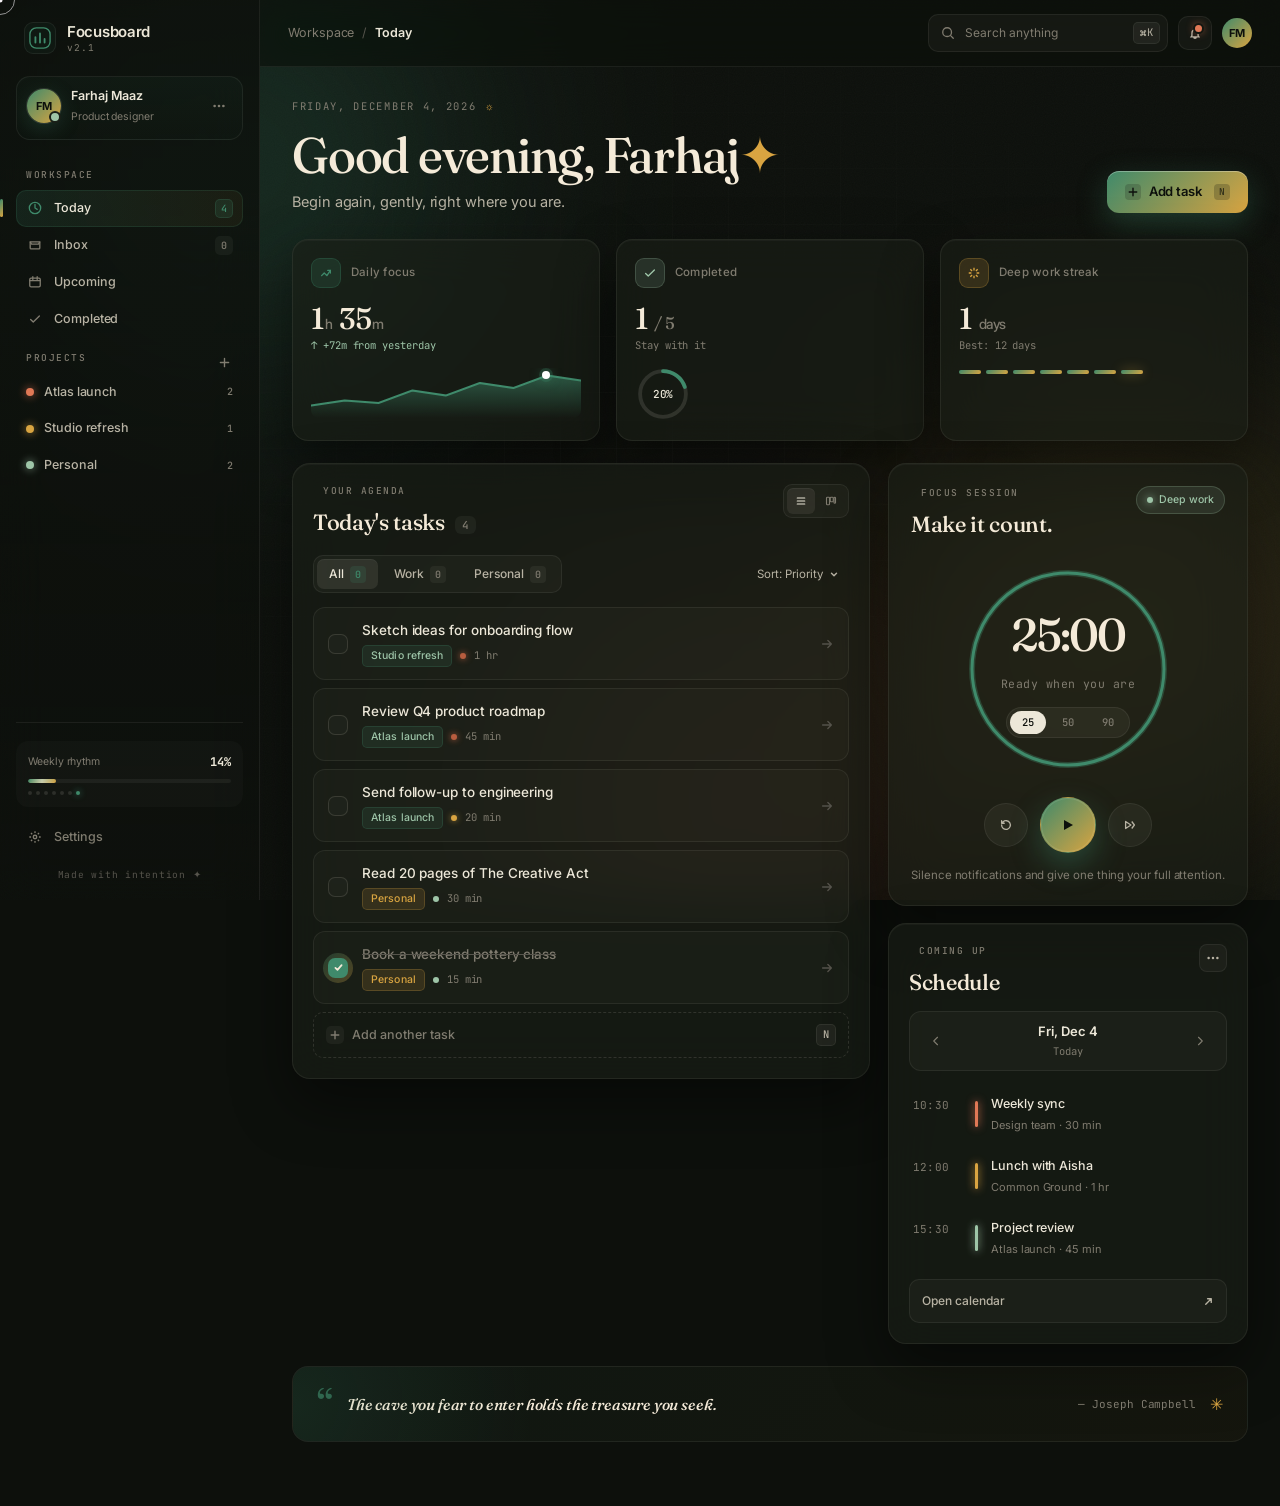
<file: index.html>
<!doctype html>
<html lang="en">
  <head>
    <meta charset="UTF-8" />
    <meta name="viewport" content="width=device-width, initial-scale=1.0, viewport-fit=cover" />
    <meta name="theme-color" content="#0d100c" />
    <meta name="color-scheme" content="dark" />
    <meta name="description" content="Focusboard — a calm, considered workspace for your day." />
    <meta name="apple-mobile-web-app-capable" content="yes" />
    <meta name="apple-mobile-web-app-status-bar-style" content="black-translucent" />
    <meta name="apple-mobile-web-app-title" content="Focusboard" />
    <title>Focusboard — Make space for good work</title>

    <link rel="icon" type="image/svg+xml" href="data:image/svg+xml;utf8,<svg xmlns='http://www.w3.org/2000/svg' viewBox='0 0 32 32'><rect width='32' height='32' rx='8' fill='%230d100c'/><path d='M9 20 L9 12 M16 20 L16 8 M23 20 L23 14' stroke='%233f8a6b' stroke-width='2.5' stroke-linecap='round'/></svg>" />
    <link rel="apple-touch-icon" href="data:image/svg+xml;utf8,<svg xmlns='http://www.w3.org/2000/svg' viewBox='0 0 180 180'><rect width='180' height='180' rx='40' fill='%230d100c'/><path d='M50 110 L50 70 M90 110 L90 50 M130 110 L130 80' stroke='%233f8a6b' stroke-width='14' stroke-linecap='round'/></svg>" />

    <link rel="preconnect" href="https://fonts.googleapis.com" />
    <link rel="preconnect" href="https://fonts.gstatic.com" crossorigin />
    <link href="https://fonts.googleapis.com/css2?family=Inter:wght@400;500;600;700&family=JetBrains+Mono:wght@400;500&family=Fraunces:opsz,wght@9..144,400;9..144,500;9..144,600&display=swap" rel="stylesheet" />

    <link rel="stylesheet" href="styles.css" />
  </head>
  <body>
    <a class="skip-link" href="#main">Skip to content</a>

    <div class="ambient" aria-hidden="true">
      <div class="ambient__orb ambient__orb--a"></div>
      <div class="ambient__orb ambient__orb--b"></div>
      <div class="ambient__orb ambient__orb--c"></div>
      <div class="ambient__grid"></div>
      <div class="ambient__noise"></div>
    </div>

    <div class="app-shell" id="app-shell">
      <aside class="sidebar" id="sidebar" aria-label="Primary" data-sheet="left">
        <div class="sidebar__inner">
          <a class="brand" href="#today" data-nav>
            <span class="brand-mark" aria-hidden="true">
              <svg viewBox="0 0 24 24" width="22" height="22" fill="none">
                <rect x="1" y="1" width="22" height="22" rx="7" stroke="#3f8a6b" stroke-width="1.5" />
                <path d="M7 17 L7 11 M12 17 L12 7 M17 17 L17 13" stroke="#3f8a6b" stroke-width="2" stroke-linecap="round" />
              </svg>
            </span>
            <span class="brand-text">
              <strong>Focusboard</strong>
              <em>v2.1</em>
            </span>
          </a>

          <div class="profile-card" data-magnetic>
            <div class="avatar"><span>FM</span></div>
            <div class="profile-meta">
              <strong>Farhaj Maaz</strong>
              <span>Product designer</span>
            </div>
            <button class="icon-button" aria-label="Open profile menu" data-close-sidebar>
              <svg viewBox="0 0 16 16" width="14" height="14" fill="currentColor"><circle cx="3" cy="8" r="1.5"/><circle cx="8" cy="8" r="1.5"/><circle cx="13" cy="8" r="1.5"/></svg>
            </button>
          </div>

          <nav class="primary-nav" aria-label="Main">
            <p class="eyebrow">Workspace</p>
            <a class="nav-link is-active" href="#today" data-nav data-view="today">
              <span class="nav-icon">
                <svg viewBox="0 0 16 16" width="14" height="14" fill="none" stroke="currentColor" stroke-width="1.5"><circle cx="8" cy="8" r="6.5"/><path d="M8 4v4l2.5 1.5" stroke-linecap="round"/></svg>
              </span>
              <span class="nav-label">Today</span>
              <b class="nav-count" id="nav-today">0</b>
            </a>
            <a class="nav-link" href="#inbox" data-nav data-view="inbox">
              <span class="nav-icon">
                <svg viewBox="0 0 16 16" width="14" height="14" fill="none" stroke="currentColor" stroke-width="1.5"><path d="M2.5 4.5h11v7a1 1 0 0 1-1 1h-9a1 1 0 0 1-1-1z"/><path d="M2.5 4.5l1.6 2.5h7.8l1.6-2.5"/></svg>
              </span>
              <span class="nav-label">Inbox</span>
              <b class="nav-count" id="nav-inbox">0</b>
            </a>
            <a class="nav-link" href="#upcoming" data-nav data-view="upcoming">
              <span class="nav-icon">
                <svg viewBox="0 0 16 16" width="14" height="14" fill="none" stroke="currentColor" stroke-width="1.5"><rect x="2" y="3.5" width="12" height="10" rx="1.5"/><path d="M2 6.5h12M5.5 2v3M10.5 2v3" stroke-linecap="round"/></svg>
              </span>
              <span class="nav-label">Upcoming</span>
            </a>
            <a class="nav-link" href="#completed" data-nav data-view="completed">
              <span class="nav-icon">
                <svg viewBox="0 0 16 16" width="14" height="14" fill="none" stroke="currentColor" stroke-width="1.5"><path d="M3 8.5l3 3 7-7" stroke-linecap="round" stroke-linejoin="round"/></svg>
              </span>
              <span class="nav-label">Completed</span>
            </a>
          </nav>

          <nav class="primary-nav projects" aria-label="Projects" id="projects-nav">
            <div class="nav-heading">
              <p class="eyebrow">Projects</p>
              <button class="text-button" id="new-project" aria-label="Add project">
                <svg viewBox="0 0 12 12" width="11" height="11" fill="none" stroke="currentColor" stroke-width="1.5"><path d="M6 1.5v9M1.5 6h9" stroke-linecap="round"/></svg>
              </button>
            </div>
          </nav>

          <div class="sidebar-footer">
            <div class="weekly-progress">
              <div class="weekly-progress__head"><span>Weekly rhythm</span><strong id="weekly-percent">0%</strong></div>
              <div class="progress-track"><i id="weekly-bar" style="--p:0%"></i></div>
              <div class="weekly-progress__foot" id="weekly-dots" aria-hidden="true"></div>
            </div>
            <a class="nav-link muted-link" href="#settings" data-nav>
              <span class="nav-icon">
                <svg viewBox="0 0 16 16" width="14" height="14" fill="none" stroke="currentColor" stroke-width="1.5"><circle cx="8" cy="8" r="2"/><path d="M8 1.5v2M8 12.5v2M14.5 8h-2M3.5 8h-2M12.6 3.4l-1.4 1.4M4.8 11.2l-1.4 1.4M12.6 12.6l-1.4-1.4M4.8 4.8L3.4 3.4"/></svg>
              </span>
              <span class="nav-label">Settings</span>
            </a>
            <span class="version">Made with intention ✦</span>
          </div>
        </div>
      </aside>

      <div class="sidebar-scrim" data-close-sidebar aria-hidden="true"></div>

      <main class="main-content" id="main">
        <header class="topbar">
          <button class="icon-only menu-trigger" id="menu-trigger" aria-label="Open menu" data-magnetic>
            <svg viewBox="0 0 16 16" width="16" height="16" fill="none" stroke="currentColor" stroke-width="1.5"><path d="M2 4h12M2 8h12M2 12h12" stroke-linecap="round"/></svg>
          </button>
          <div class="breadcrumb">
            <span class="bc-root">Workspace</span>
            <span class="slash">/</span>
            <strong id="view-label">Today</strong>
          </div>
          <div class="top-actions">
            <button class="search-trigger" id="search-trigger" data-magnetic aria-label="Search">
              <svg viewBox="0 0 16 16" width="14" height="14" fill="none" stroke="currentColor" stroke-width="1.5"><circle cx="7" cy="7" r="5"/><path d="M11 11l3 3" stroke-linecap="round"/></svg>
              <span class="search-label">Search anything</span>
              <kbd>⌘K</kbd>
            </button>
            <button class="icon-only notification-button" aria-label="Notifications" data-magnetic>
              <span class="notification-dot"></span>
              <svg viewBox="0 0 16 16" width="14" height="14" fill="none" stroke="currentColor" stroke-width="1.5"><path d="M3.5 12.5h9l-1-1.5V8a3.5 3.5 0 1 0-7 0v3zM6.5 12.5a1.5 1.5 0 0 0 3 0"/></svg>
            </button>
            <div class="mini-avatar" data-magnetic role="button" tabindex="0" aria-label="Profile"><span>FM</span></div>
          </div>
        </header>

        <div class="content-wrap" id="content-wrap">
          <section class="welcome-row reveal" data-reveal="0">
            <div>
              <p class="date-line" id="date-line">MONDAY, OCTOBER 21, 2024 <span class="sun">☼</span></p>
              <h1 id="greeting">Good morning, Farhaj<span class="wave">✦</span></h1>
              <p class="lede" id="lede">A clear mind makes room for meaningful work.</p>
            </div>
            <button class="primary-button" id="add-task" data-magnetic>
              <span class="plus" aria-hidden="true">
                <svg viewBox="0 0 12 12" width="10" height="10" fill="none" stroke="currentColor" stroke-width="1.7"><path d="M6 1.5v9M1.5 6h9" stroke-linecap="round"/></svg>
              </span>
              <span class="primary-button__label">Add task</span>
              <span class="primary-button__kbd">N</span>
            </button>
          </section>

          <section class="stats-grid" aria-label="Daily overview">
            <article class="stat-card reveal" data-reveal="1" data-magnetic data-stat="focus">
              <div class="stat-head">
                <div class="stat-icon accent">
                  <svg viewBox="0 0 16 16" width="14" height="14" fill="none" stroke="currentColor" stroke-width="1.5"><path d="M3 11l3-3 3 3 4-6" stroke-linecap="round" stroke-linejoin="round"/><path d="M10 5h3v3" stroke-linecap="round" stroke-linejoin="round"/></svg>
                </div>
                <span class="stat-label">Daily focus</span>
              </div>
              <div class="stat-value">
                <strong><span id="focus-hours">4</span><small>h</small> <span id="focus-minutes">20</span><small>m</small></strong>
                <small class="trend up" id="focus-trend">+32m from yesterday</small>
              </div>
              <div class="sparkline" aria-hidden="true">
                <svg viewBox="0 0 120 40" preserveAspectRatio="none">
                  <defs>
                    <linearGradient id="sparkGrad" x1="0" x2="0" y1="0" y2="1">
                      <stop offset="0" stop-color="rgba(63,138,107,.55)" />
                      <stop offset="1" stop-color="rgba(63,138,107,0)" />
                    </linearGradient>
                  </defs>
                  <path d="M0 30 L15 26 L30 28 L45 18 L60 22 L75 12 L90 16 L105 6 L120 10 L120 40 L0 40 Z" fill="url(#sparkGrad)" />
                  <path d="M0 30 L15 26 L30 28 L45 18 L60 22 L75 12 L90 16 L105 6 L120 10" stroke="#3f8a6b" stroke-width="1.5" fill="none" stroke-linecap="round" stroke-linejoin="round" />
                </svg>
                <span class="sparkline__dot" style="--x: 87%; --y: 15%"></span>
              </div>
            </article>

            <article class="stat-card reveal" data-reveal="2" data-magnetic data-stat="completed">
              <div class="stat-head">
                <div class="stat-icon soft-green">
                  <svg viewBox="0 0 16 16" width="14" height="14" fill="none" stroke="currentColor" stroke-width="1.5"><path d="M3 8.5l3 3 7-7" stroke-linecap="round" stroke-linejoin="round"/></svg>
                </div>
                <span class="stat-label">Completed</span>
              </div>
              <div class="stat-value">
                <strong><span id="completed-count">0</span> <em>/ <span id="total-count">0</span></em></strong>
                <small class="trend" id="completed-trend">Keep the momentum</small>
              </div>
              <div class="circle-progress" aria-hidden="true">
                <svg viewBox="0 0 44 44">
                  <circle cx="22" cy="22" r="18" stroke="rgba(236,231,216,.12)" stroke-width="3" fill="none" />
                  <circle id="ring-progress" cx="22" cy="22" r="18" stroke="#3f8a6b" stroke-width="3" fill="none" stroke-linecap="round" transform="rotate(-90 22 22)" pathLength="100" stroke-dasharray="100" stroke-dashoffset="100" />
                </svg>
                <span id="completion-percent">0%</span>
              </div>
            </article>

            <article class="stat-card reveal" data-reveal="3" data-magnetic data-stat="streak">
              <div class="stat-head">
                <div class="stat-icon soft-amber">
                  <svg viewBox="0 0 16 16" width="14" height="14" fill="none" stroke="currentColor" stroke-width="1.5"><path d="M8 2v3M8 11v3M2 8h3M11 8h3M3.8 3.8l2 2M10.2 10.2l2 2M3.8 12.2l2-2M10.2 5.8l2-2"/></svg>
                </div>
                <span class="stat-label">Deep work streak</span>
              </div>
              <div class="stat-value">
                <strong><span id="streak-days">6</span> <small>days</small></strong>
                <small class="trend">Best: <span id="streak-best">12</span> days</small>
              </div>
              <div class="streak-dots" id="streak-dots" aria-hidden="true"></div>
            </article>
          </section>

          <div class="dashboard-grid">
            <section class="tasks-section panel reveal" data-reveal="4" aria-labelledby="tasks-title">
              <div class="section-heading">
                <div>
                  <p class="eyebrow">Your agenda</p>
                  <h2 id="tasks-title">Today's tasks <span class="h2-count" id="task-total">0</span></h2>
                </div>
                <div class="view-switcher" role="tablist" aria-label="View mode">
                  <button class="view-button is-active" aria-label="List view" data-view-mode="list" role="tab" aria-selected="true">
                    <svg viewBox="0 0 16 16" width="12" height="12" fill="none" stroke="currentColor" stroke-width="1.5"><path d="M3 4h10M3 8h10M3 12h10" stroke-linecap="round"/></svg>
                  </button>
                  <button class="view-button" aria-label="Board view" data-view-mode="board" role="tab" aria-selected="false">
                    <svg viewBox="0 0 16 16" width="12" height="12" fill="none" stroke="currentColor" stroke-width="1.5"><rect x="2" y="3" width="4" height="10" rx="1"/><rect x="7" y="3" width="4" height="6" rx="1"/><rect x="12" y="3" width="2" height="8" rx="1"/></svg>
                  </button>
                </div>
              </div>
              <div class="task-toolbar">
                <div class="filter-pills" id="filter-pills" role="tablist" aria-label="Filter">
                  <button class="filter-pill is-active" data-filter="all" role="tab" aria-selected="true">All <span>0</span></button>
                  <button class="filter-pill" data-filter="work" role="tab" aria-selected="false">Work <span>0</span></button>
                  <button class="filter-pill" data-filter="personal" role="tab" aria-selected="false">Personal <span>0</span></button>
                </div>
                <button class="sort-button" id="sort-tasks" aria-label="Toggle sort order">
                  <span>Sort: Priority</span>
                  <svg viewBox="0 0 12 12" width="10" height="10" fill="none" stroke="currentColor" stroke-width="1.7"><path d="M3 5l3 3 3-3" stroke-linecap="round" stroke-linejoin="round"/></svg>
                </button>
              </div>
              <div class="task-list" id="task-list" role="list"></div>
              <button class="add-inline" id="add-inline">
                <span class="add-inline__plus" aria-hidden="true">
                  <svg viewBox="0 0 12 12" width="10" height="10" fill="none" stroke="currentColor" stroke-width="1.7"><path d="M6 1.5v9M1.5 6h9" stroke-linecap="round"/></svg>
                </span>
                Add another task
                <kbd class="add-inline__kbd">N</kbd>
              </button>
            </section>

            <aside class="right-rail">
              <section class="focus-card panel reveal" data-reveal="5">
                <div class="focus-top">
                  <div>
                    <p class="eyebrow">Focus session</p>
                    <h2>Make it count.</h2>
                  </div>
                  <span class="focus-badge"><i></i> Deep work</span>
                </div>
                <div class="timer-ring" id="timer-ring">
                  <svg viewBox="0 0 220 220" class="timer-ring__svg" aria-hidden="true">
                    <circle cx="110" cy="110" r="96" stroke="rgba(236,231,216,.08)" stroke-width="1.5" fill="none" />
                    <circle id="timer-track" cx="110" cy="110" r="96" stroke="#3f8a6b" stroke-width="3" fill="none" stroke-linecap="round" pathLength="100" stroke-dasharray="100" stroke-dashoffset="0" transform="rotate(-90 110 110)" />
                    <circle id="timer-glow" cx="110" cy="110" r="96" stroke="#3f8a6b" stroke-width="6" fill="none" stroke-linecap="round" pathLength="100" stroke-dasharray="100" stroke-dashoffset="0" transform="rotate(-90 110 110)" opacity=".35" />
                  </svg>
                  <div class="timer-inner">
                    <strong id="timer-display">25:00</strong>
                    <span id="timer-status">Ready when you are</span>
                    <div class="timer-mode" id="timer-mode" role="tablist" aria-label="Timer duration">
                      <button class="timer-mode__btn is-active" data-mode="25" role="tab" aria-selected="true">25</button>
                      <button class="timer-mode__btn" data-mode="50" role="tab" aria-selected="false">50</button>
                      <button class="timer-mode__btn" data-mode="90" role="tab" aria-selected="false">90</button>
                    </div>
                  </div>
                </div>
                <div class="timer-controls">
                  <button class="timer-button" id="reset-timer" aria-label="Reset timer" data-magnetic>
                    <svg viewBox="0 0 16 16" width="14" height="14" fill="none" stroke="currentColor" stroke-width="1.5"><path d="M3 8a5 5 0 1 0 1.5-3.5L3 6M3 3v3h3" stroke-linecap="round" stroke-linejoin="round"/></svg>
                  </button>
                  <button class="timer-button play" id="start-timer" aria-label="Start focus session" data-magnetic>
                    <span class="play-icon" id="play-icon">
                      <svg viewBox="0 0 16 16" width="16" height="16" fill="currentColor"><path d="M4 3l9 5-9 5z"/></svg>
                    </span>
                  </button>
                  <button class="timer-button" id="skip-timer" aria-label="Skip session" data-magnetic>
                    <svg viewBox="0 0 16 16" width="14" height="14" fill="none" stroke="currentColor" stroke-width="1.5"><path d="M3 4l6 4-6 4zM10 4l3 4-3 4" stroke-linejoin="round"/></svg>
                  </button>
                </div>
                <p class="focus-note">Silence notifications and give one thing your full attention.</p>
              </section>

              <section class="schedule-card panel reveal" data-reveal="6">
                <div class="section-heading compact">
                  <div>
                    <p class="eyebrow">Coming up</p>
                    <h2>Schedule</h2>
                  </div>
                  <button class="icon-only more-button" aria-label="More schedule options" data-magnetic>
                    <svg viewBox="0 0 16 16" width="14" height="14" fill="currentColor"><circle cx="3" cy="8" r="1.4"/><circle cx="8" cy="8" r="1.4"/><circle cx="13" cy="8" r="1.4"/></svg>
                  </button>
                </div>
                <div class="schedule-date">
                  <button class="icon-only" aria-label="Previous day" data-magnetic>
                    <svg viewBox="0 0 16 16" width="12" height="12" fill="none" stroke="currentColor" stroke-width="1.5"><path d="M10 3l-5 5 5 5" stroke-linecap="round" stroke-linejoin="round"/></svg>
                  </button>
                  <div>
                    <strong id="schedule-date-strong">Mon, Oct 21</strong>
                    <span>Today</span>
                  </div>
                  <button class="icon-only" aria-label="Next day" data-magnetic>
                    <svg viewBox="0 0 16 16" width="12" height="12" fill="none" stroke="currentColor" stroke-width="1.5"><path d="M6 3l5 5-5 5" stroke-linecap="round" stroke-linejoin="round"/></svg>
                  </button>
                </div>
                <div class="schedule-list" id="schedule-list"></div>
                <button class="calendar-link" id="open-calendar">
                  <span>Open calendar</span>
                  <svg viewBox="0 0 12 12" width="11" height="11" fill="none" stroke="currentColor" stroke-width="1.5"><path d="M3 9l6-6M5 3h4v4" stroke-linecap="round" stroke-linejoin="round"/></svg>
                </button>
              </section>
            </aside>
          </div>

          <section class="quote-strip reveal" data-reveal="7">
            <span class="quote-mark">“</span>
            <p id="quote-text">What you do every day matters more than what you do once in a while.</p>
            <span class="quote-author" id="quote-author">— Gretchen Rubin</span>
            <span class="quote-leaf" aria-hidden="true">✳</span>
          </section>
        </div>
      </main>
    </div>

    <nav class="tabbar" aria-label="Primary navigation" id="tabbar">
      <button class="tabbar__item is-active" data-view="today" data-nav>
        <span class="tabbar__icon">
          <svg viewBox="0 0 16 16" width="18" height="18" fill="none" stroke="currentColor" stroke-width="1.5"><circle cx="8" cy="8" r="6.5"/><path d="M8 4v4l2.5 1.5" stroke-linecap="round"/></svg>
        </span>
        <span class="tabbar__label">Today</span>
      </button>
      <button class="tabbar__item" data-view="inbox" data-nav>
        <span class="tabbar__icon">
          <svg viewBox="0 0 16 16" width="18" height="18" fill="none" stroke="currentColor" stroke-width="1.5"><path d="M2.5 4.5h11v7a1 1 0 0 1-1 1h-9a1 1 0 0 1-1-1z"/><path d="M2.5 4.5l1.6 2.5h7.8l1.6-2.5"/></svg>
        </span>
        <span class="tabbar__label">Inbox</span>
        <b class="tabbar__count" id="tab-inbox">0</b>
      </button>
      <button class="tabbar__item tabbar__item--focus" id="tab-focus" aria-label="Start focus session">
        <span class="tabbar__play">
          <svg viewBox="0 0 16 16" width="18" height="18" fill="currentColor"><path d="M4 3l9 5-9 5z"/></svg>
        </span>
      </button>
      <button class="tabbar__item" data-view="upcoming" data-nav>
        <span class="tabbar__icon">
          <svg viewBox="0 0 16 16" width="18" height="18" fill="none" stroke="currentColor" stroke-width="1.5"><rect x="2" y="3.5" width="12" height="10" rx="1.5"/><path d="M2 6.5h12"/></svg>
        </span>
        <span class="tabbar__label">Schedule</span>
      </button>
      <button class="tabbar__item" id="tab-menu" aria-label="More">
        <span class="tabbar__icon">
          <svg viewBox="0 0 16 16" width="18" height="18" fill="none" stroke="currentColor" stroke-width="1.5"><circle cx="3" cy="8" r="1.4"/><circle cx="8" cy="8" r="1.4"/><circle cx="13" cy="8" r="1.4"/></svg>
        </span>
        <span class="tabbar__label">More</span>
      </button>
    </nav>

    <div class="sheet" id="task-modal" data-sheet="bottom" aria-hidden="true">
      <div class="sheet__backdrop" data-close-sheet></div>
      <div class="sheet__panel" role="dialog" aria-modal="true" aria-labelledby="modal-title">
        <div class="sheet__handle" aria-hidden="true"></div>
        <button class="sheet__close icon-only" data-close-sheet aria-label="Close">
          <svg viewBox="0 0 16 16" width="14" height="14" fill="none" stroke="currentColor" stroke-width="1.5"><path d="M4 4l8 8M12 4l-8 8" stroke-linecap="round"/></svg>
        </button>
        <p class="eyebrow">New item</p>
        <h2 id="modal-title">Add a task to your day.</h2>
        <form id="task-form">
          <label class="field">
            <span>Task name</span>
            <input id="task-name" name="name" placeholder="What needs your attention?" required maxlength="80" autocomplete="off" />
          </label>
          <div class="form-row">
            <label class="field">
              <span>Project</span>
              <div class="select">
                <select id="task-project" name="project"></select>
                <svg viewBox="0 0 12 12" width="10" height="10" fill="none" stroke="currentColor" stroke-width="1.5"><path d="M3 5l3 3 3-3" stroke-linecap="round" stroke-linejoin="round"/></svg>
              </div>
            </label>
            <label class="field">
              <span>Priority</span>
              <div class="priority-picker" id="priority-picker" role="radiogroup" aria-label="Priority">
                <button type="button" class="priority-dot high" data-priority="high" aria-label="High priority" role="radio" aria-checked="false"></button>
                <button type="button" class="priority-dot medium is-active" data-priority="medium" aria-label="Medium priority" role="radio" aria-checked="true"></button>
                <button type="button" class="priority-dot low" data-priority="low" aria-label="Low priority" role="radio" aria-checked="false"></button>
              </div>
              <input type="hidden" id="task-priority" name="priority" value="medium" />
            </label>
          </div>
          <label class="field">
            <span>Time estimate</span>
            <div class="time-chips" id="time-chips" role="radiogroup" aria-label="Time estimate">
              <button type="button" class="time-chip" data-time="15 min" role="radio" aria-checked="false">15m</button>
              <button type="button" class="time-chip is-active" data-time="30 min" role="radio" aria-checked="true">30m</button>
              <button type="button" class="time-chip" data-time="1 hr" role="radio" aria-checked="false">1h</button>
              <button type="button" class="time-chip" data-time="2 hr" role="radio" aria-checked="false">2h</button>
            </div>
            <input type="hidden" id="task-time" name="time" value="30 min" />
          </label>
          <button class="primary-button full-width" type="submit">
            <span>Add to today</span>
            <svg viewBox="0 0 16 16" width="14" height="14" fill="none" stroke="currentColor" stroke-width="1.7"><path d="M3 8h10M9 4l4 4-4 4" stroke-linecap="round" stroke-linejoin="round"/></svg>
          </button>
        </form>
      </div>
    </div>

    <div class="sheet sheet--palette" id="command-palette" data-sheet="bottom" aria-hidden="true">
      <div class="sheet__backdrop" data-close-sheet></div>
      <div class="sheet__panel sheet__panel--palette" role="dialog" aria-modal="true" aria-label="Command palette">
        <div class="sheet__handle" aria-hidden="true"></div>
        <div class="command-input">
          <svg viewBox="0 0 16 16" width="14" height="14" fill="none" stroke="currentColor" stroke-width="1.5"><circle cx="7" cy="7" r="5"/><path d="M11 11l3 3" stroke-linecap="round"/></svg>
          <input id="command-input" placeholder="Search tasks or type a command…" autocomplete="off" inputmode="search" />
          <button class="sheet__close icon-only" data-close-sheet aria-label="Close">
            <kbd>ESC</kbd>
          </button>
        </div>
        <div class="command-list" id="command-list" role="listbox"></div>
        <div class="command-foot">
          <span><kbd>↑</kbd><kbd>↓</kbd> navigate</span>
          <span><kbd>↵</kbd> select</span>
          <span><kbd>ESC</kbd> close</span>
        </div>
      </div>
    </div>

    <div class="toast" id="toast" role="status" aria-live="polite">
      <span class="toast__dot" aria-hidden="true"></span>
      <span class="toast__text"></span>
    </div>

    <div class="cursor" id="cursor" aria-hidden="true">
      <div class="cursor__dot"></div>
      <div class="cursor__ring"></div>
    </div>

    <script src="app.js" defer></script>
  </body>
</html>
</file>
<file: styles.css>
/* ==========================================================================
   Focusboard v2.1 — forest + cream + coral
   ========================================================================== */

:root {
  /* Surfaces (warm ink, not pure black) */
  --ink-0: #0d100c;
  --ink-1: #131711;
  --ink-2: #1a1f18;
  --ink-3: #232920;
  --ink-4: #2c3329;
  --line: rgba(236, 231, 216, 0.07);
  --line-strong: rgba(236, 231, 216, 0.13);

  /* Text (cream-tinted) */
  --text: #ece7d8;
  --text-2: #b8b3a4;
  --text-3: #807c70;
  --text-4: #56544c;

  /* Accent system */
  --forest: #3f8a6b;          /* primary */
  --forest-deep: #2d6a52;     /* hover */
  --forest-soft: rgba(63, 138, 107, 0.18);
  --cream: #f4ead8;           /* highlight, used in serif headings */
  --coral: #e07856;           /* action pop, focus, done */
  --coral-deep: #c25f40;
  --coral-soft: rgba(224, 120, 86, 0.18);
  --amber: #d9a441;           /* medium priority / streak */
  --sage: #9ec5a8;            /* success / low priority */
  --rust: #b85d3f;            /* danger / high priority */

  /* Gradients (no purple) */
  --grad: linear-gradient(135deg, #3f8a6b 0%, #d9a441 100%);
  --grad-soft: linear-gradient(135deg, rgba(63, 138, 107, 0.16), rgba(217, 164, 65, 0.10));
  --grad-coral: linear-gradient(135deg, #e07856 0%, #d9a441 100%);

  /* Glass */
  --glass-bg: rgba(26, 31, 24, 0.62);
  --glass-bg-strong: rgba(28, 34, 27, 0.78);
  --glass-blur: 24px;
  --glass-shadow: 0 1px 0 rgba(255, 255, 255, 0.03) inset, 0 24px 60px rgba(0, 0, 0, 0.45);

  /* Type */
  --sans: "Inter", -apple-system, BlinkMacSystemFont, "Segoe UI", Roboto, sans-serif;
  --mono: "JetBrains Mono", ui-monospace, SFMono-Regular, Menlo, monospace;
  --serif: "Fraunces", "Iowan Old Style", "Playfair Display", Georgia, serif;

  /* Motion */
  --ease-out: cubic-bezier(0.2, 0.8, 0.2, 1);
  --ease-spring: cubic-bezier(0.34, 1.56, 0.64, 1);
  --ease-in-out: cubic-bezier(0.65, 0, 0.35, 1);
  --dur-fast: 160ms;
  --dur: 280ms;
  --dur-slow: 520ms;

  /* Safe areas (iOS) */
  --safe-top: env(safe-area-inset-top, 0px);
  --safe-bottom: env(safe-area-inset-bottom, 0px);
}

/* ------------------------------ Reset ------------------------------ */
* { box-sizing: border-box; }
*::selection { background: rgba(63, 138, 107, 0.35); color: #fff; }
html, body { height: 100%; }
html { scroll-behavior: smooth; -webkit-text-size-adjust: 100%; }
body {
  margin: 0;
  background: var(--ink-0);
  color: var(--text);
  font-family: var(--sans);
  font-size: 14px;
  line-height: 1.5;
  -webkit-font-smoothing: antialiased;
  -moz-osx-font-smoothing: grayscale;
  letter-spacing: -0.005em;
  overflow-x: hidden;
  /* iOS rubber-band should be tamed globally for a native-app feel */
  overscroll-behavior-y: none;
  touch-action: manipulation;
  -webkit-tap-highlight-color: transparent;
}
button, a, input, select, textarea { font: inherit; color: inherit; }
button { border: 0; cursor: pointer; background: none; padding: 0; -webkit-appearance: none; appearance: none; }
a { text-decoration: none; color: inherit; }
input, select, textarea { outline: none; -webkit-appearance: none; appearance: none; }
input, select, textarea { font-family: inherit; }
img, svg { display: block; max-width: 100%; }
kbd {
  font-family: var(--mono);
  font-size: 10.5px;
  padding: 2px 6px;
  border-radius: 5px;
  background: rgba(236, 231, 216, 0.06);
  border: 1px solid var(--line);
  color: var(--text-2);
  letter-spacing: 0.04em;
}
button:focus-visible, a:focus-visible, [tabindex]:focus-visible, .nav-link:focus-visible, .tabbar__item:focus-visible {
  outline: 2px solid var(--forest);
  outline-offset: 2px;
  border-radius: 8px;
}

.skip-link {
  position: absolute;
  top: -40px; left: 16px;
  z-index: 1000;
  padding: 8px 12px;
  background: var(--forest);
  color: #fff;
  border-radius: 8px;
  font-weight: 600;
  font-size: 12.5px;
  transition: top .2s var(--ease-out);
}
.skip-link:focus { top: 12px; }

/* ------------------------------ Custom cursor ------------------------------ */
.cursor {
  position: fixed;
  top: 0; left: 0;
  pointer-events: none;
  z-index: 9999;
  mix-blend-mode: difference;
  display: none;
}
.cursor__dot, .cursor__ring {
  position: absolute;
  top: 0; left: 0;
  border-radius: 50%;
  transform: translate(-50%, -50%);
  transition: width .25s var(--ease-out), height .25s var(--ease-out), opacity .2s, border-color .25s;
}
.cursor__dot { width: 5px; height: 5px; background: #fff; }
.cursor__ring {
  width: 30px; height: 30px;
  border: 1px solid rgba(255,255,255,.6);
  transition: width .35s var(--ease-spring), height .35s var(--ease-spring);
}
.cursor.is-hover .cursor__ring { width: 54px; height: 54px; border-color: rgba(255,255,255,.9); }
.cursor.is-down .cursor__ring { width: 20px; height: 20px; }
@media (hover: hover) and (pointer: fine) {
  body.has-cursor, body.has-cursor * { cursor: none !important; }
  body.has-cursor .cursor { display: block; }
}

/* ------------------------------ Ambient ------------------------------ */
.ambient {
  position: fixed;
  inset: 0;
  z-index: 0;
  overflow: hidden;
  pointer-events: none;
  --mx: 50%;
  --my: 50%;
}
.ambient__orb {
  position: absolute;
  width: 720px; height: 720px;
  border-radius: 50%;
  filter: blur(120px);
  opacity: 0.5;
  will-change: transform;
  transform: translate3d(0,0,0);
}
.ambient__orb--a { background: radial-gradient(circle, #2d6a52 0%, transparent 60%); top: -200px; left: -120px; animation: orbDrift 28s var(--ease-in-out) infinite; }
.ambient__orb--b { background: radial-gradient(circle, #d9a441 0%, transparent 60%); top: 30%; right: -200px; animation: orbDrift 34s var(--ease-in-out) infinite reverse; opacity: 0.32; }
.ambient__orb--c { background: radial-gradient(circle, #b85d3f 0%, transparent 60%); bottom: -260px; left: 30%; animation: orbDrift 40s var(--ease-in-out) infinite; opacity: 0.28; }
@keyframes orbDrift {
  0%, 100% { transform: translate(0,0) scale(1); }
  33% { transform: translate(40px, -30px) scale(1.05); }
  66% { transform: translate(-30px, 40px) scale(0.95); }
}
.ambient__grid {
  position: absolute; inset: 0;
  background-image:
    linear-gradient(rgba(236,231,216,.025) 1px, transparent 1px),
    linear-gradient(90deg, rgba(236,231,216,.025) 1px, transparent 1px);
  background-size: 56px 56px;
  mask-image: radial-gradient(ellipse at center, black 0%, transparent 70%);
  -webkit-mask-image: radial-gradient(ellipse at center, black 0%, transparent 70%);
}
.ambient__noise {
  position: absolute; inset: 0;
  opacity: 0.05;
  background-image: url("data:image/svg+xml;utf8,<svg xmlns='http://www.w3.org/2000/svg' width='200' height='200'><filter id='n'><feTurbulence type='fractalNoise' baseFrequency='0.9' numOctaves='2'/></filter><rect width='200' height='200' filter='url(%23n)' opacity='0.6'/></svg>");
  mix-blend-mode: overlay;
}

/* ------------------------------ App shell ------------------------------ */
.app-shell {
  position: relative;
  z-index: 1;
  display: flex;
  min-height: 100vh;
}

/* ------------------------------ Sidebar ------------------------------ */
.sidebar {
  width: 260px;
  flex-shrink: 0;
  min-height: 100vh;
  border-right: 1px solid var(--line);
  background: linear-gradient(180deg, rgba(13,16,12,.85), rgba(13,16,12,.55));
  backdrop-filter: blur(var(--glass-blur));
  -webkit-backdrop-filter: blur(var(--glass-blur));
  position: sticky;
  top: 0;
  height: 100vh;
  z-index: 60;
}
.sidebar__inner {
  height: 100%;
  display: flex;
  flex-direction: column;
  padding: max(22px, calc(var(--safe-top) + 12px)) 16px 18px;
  overflow-y: auto;
  scrollbar-width: none;
}
.sidebar__inner::-webkit-scrollbar { display: none; }

.brand {
  display: flex;
  align-items: center;
  gap: 11px;
  padding: 0 8px;
  margin-bottom: 22px;
  position: relative;
  flex-shrink: 0;
}
.brand-mark {
  width: 32px; height: 32px;
  display: grid; place-items: center;
  border-radius: 9px;
  background: rgba(63, 138, 107, 0.06);
  border: 1px solid var(--line);
  transition: transform .6s var(--ease-spring), border-color .3s, background .3s;
}
.brand:hover .brand-mark { transform: rotate(-8deg) scale(1.06); border-color: var(--line-strong); background: rgba(63,138,107,.12); }
.brand-text { display: flex; flex-direction: column; line-height: 1; }
.brand-text strong { font-size: 15px; font-weight: 600; letter-spacing: -0.02em; }
.brand-text em { font-family: var(--mono); font-size: 9.5px; color: var(--text-3); font-style: normal; margin-top: 4px; letter-spacing: 0.1em; }

.profile-card {
  display: flex;
  align-items: center;
  gap: 10px;
  padding: 10px 10px 14px;
  border-radius: 14px;
  background: linear-gradient(180deg, rgba(63,138,107,.06), rgba(63,138,107,.02));
  border: 1px solid var(--line);
  margin-bottom: 14px;
  position: relative;
  overflow: hidden;
  transition: border-color .3s;
  flex-shrink: 0;
}
.profile-card::before {
  content: "";
  position: absolute; inset: 0;
  background: var(--grad-soft);
  opacity: 0;
  transition: opacity .4s;
  pointer-events: none;
}
.profile-card:hover::before { opacity: 1; }
.profile-card:hover { border-color: var(--line-strong); }

.avatar, .mini-avatar {
  position: relative;
  display: grid;
  place-items: center;
  border-radius: 50%;
  background: var(--grad);
  color: var(--ink-0);
  font-weight: 700;
  font-size: 11px;
  flex-shrink: 0;
  letter-spacing: 0.02em;
}
.avatar { width: 34px; height: 34px; box-shadow: 0 0 0 1px var(--line-strong), 0 6px 20px rgba(63, 138, 107, .25); }
.avatar::after {
  content: "";
  position: absolute;
  bottom: 0; right: 0;
  width: 8px; height: 8px;
  border-radius: 50%;
  background: var(--sage);
  border: 2px solid var(--ink-2);
}
.mini-avatar { width: 30px; height: 30px; transition: transform .35s var(--ease-spring); outline: none; }
.mini-avatar:hover, .mini-avatar:focus-visible { transform: scale(1.08); }

.profile-meta { flex: 1; min-width: 0; position: relative; }
.profile-meta strong { display: block; font-size: 12.5px; font-weight: 600; color: var(--text); }
.profile-meta span { display: block; font-size: 10.5px; color: var(--text-3); margin-top: 3px; }

.icon-button, .icon-only {
  display: grid;
  place-items: center;
  color: var(--text-3);
  transition: background .25s, color .25s, transform .25s var(--ease-spring);
  flex-shrink: 0;
}
.icon-button { width: 26px; height: 26px; border-radius: 7px; }
.icon-button:hover { background: rgba(255,255,255,.06); color: var(--text); }

.primary-nav { padding: 14px 0 0; flex-shrink: 0; }
.primary-nav.projects { flex: 1; min-height: 0; }
.eyebrow {
  font-family: var(--mono);
  font-size: 9.5px;
  letter-spacing: 0.16em;
  text-transform: uppercase;
  color: var(--text-3);
  margin: 0 10px 8px;
  font-weight: 500;
}

.nav-link {
  position: relative;
  display: flex;
  align-items: center;
  gap: 10px;
  color: var(--text-2);
  font-size: 12.5px;
  font-weight: 500;
  padding: 9px 10px;
  border-radius: 10px;
  transition: color .2s, background .2s;
}
.nav-link .nav-icon {
  display: grid;
  place-items: center;
  width: 18px; height: 18px;
  color: var(--text-3);
  transition: color .25s, transform .35s var(--ease-spring);
  flex-shrink: 0;
}
.nav-link .nav-label { flex: 1; min-width: 0; overflow: hidden; text-overflow: ellipsis; white-space: nowrap; }
.nav-link .nav-count {
  font-family: var(--mono);
  font-size: 10px;
  font-weight: 500;
  color: var(--text-3);
  padding: 2px 6px;
  border-radius: 5px;
  background: rgba(236, 231, 216, 0.05);
  transition: all .25s;
  min-width: 18px;
  text-align: center;
}
.nav-link:hover {
  color: var(--text);
  background: rgba(236, 231, 216, 0.04);
}
.nav-link:hover .nav-icon { color: var(--forest); transform: scale(1.1); }
.nav-link:hover .nav-count { color: var(--text-2); background: rgba(236, 231, 216, 0.09); }
.nav-link:active { transform: scale(0.98); }

.nav-link.is-active {
  color: var(--text);
  background: linear-gradient(90deg, rgba(63,138,107,.14), rgba(217,164,65,.06));
  box-shadow: 0 0 0 1px rgba(63,138,107,.18) inset;
}
.nav-link.is-active .nav-icon { color: var(--forest); }
.nav-link.is-active .nav-count { color: var(--forest); background: rgba(63,138,107,.16); box-shadow: 0 0 0 1px rgba(63,138,107,.22) inset; }
.nav-link.is-active::before {
  content: "";
  position: absolute;
  left: -16px; top: 50%;
  width: 3px; height: 18px;
  border-radius: 2px;
  background: var(--grad);
  transform: translateY(-50%);
  animation: navPulse .6s var(--ease-spring);
}
@keyframes navPulse {
  0% { transform: translateY(-50%) scaleY(0); opacity: 0; }
  100% { transform: translateY(-50%) scaleY(1); opacity: 1; }
}

.nav-heading { display: flex; align-items: center; justify-content: space-between; padding-right: 8px; }
.text-button {
  width: 22px; height: 22px;
  display: grid; place-items: center;
  border-radius: 6px;
  color: var(--text-3);
  transition: all .25s var(--ease-spring);
}
.text-button:hover { color: var(--forest); background: rgba(63,138,107,.12); transform: rotate(90deg); }

.project-row {
  display: flex;
  align-items: center;
  gap: 10px;
  color: var(--text-2);
  font-size: 12.5px;
  font-weight: 500;
  padding: 9px 10px;
  border-radius: 10px;
  transition: all .2s;
  position: relative;
  cursor: pointer;
  outline: none;
}
.project-row:hover { color: var(--text); background: rgba(236, 231, 216, 0.04); }
.project-row .project-dot {
  width: 8px; height: 8px;
  border-radius: 50%;
  flex-shrink: 0;
  position: relative;
  transition: transform .35s var(--ease-spring);
}
.project-row:hover .project-dot { transform: scale(1.4); }
.project-dot::after {
  content: "";
  position: absolute;
  inset: -3px;
  border-radius: 50%;
  background: inherit;
  opacity: 0.25;
  filter: blur(3px);
  z-index: -1;
}
.project-dot.coral { background: var(--coral); }
.project-dot.amber { background: var(--amber); }
.project-dot.cream { background: var(--cream); }
.project-dot.sage  { background: var(--sage); }
.project-dot.rust  { background: var(--rust); }
.project-row .project-count {
  margin-left: auto;
  font-family: var(--mono);
  font-size: 10px;
  color: var(--text-3);
}
.project-row.is-active { background: rgba(236, 231, 216, 0.05); color: var(--text); }
.project-row.is-active::before {
  content: "";
  position: absolute;
  left: 0; top: 8px; bottom: 8px;
  width: 2px;
  border-radius: 2px;
  background: var(--grad);
}

.sidebar-footer {
  margin-top: auto;
  padding-top: 18px;
  border-top: 1px solid var(--line);
  flex-shrink: 0;
}
.weekly-progress { padding: 12px; border-radius: 12px; background: rgba(236, 231, 216, 0.02); margin-bottom: 12px; }
.weekly-progress__head { display: flex; justify-content: space-between; align-items: center; margin-bottom: 8px; }
.weekly-progress__head span { font-size: 10.5px; color: var(--text-3); }
.weekly-progress__head strong { font-family: var(--mono); font-size: 12px; color: var(--text); }
.progress-track {
  height: 4px;
  background: rgba(236, 231, 216, 0.06);
  border-radius: 99px;
  overflow: hidden;
  position: relative;
}
.progress-track i {
  display: block;
  height: 100%;
  width: var(--p, 0%);
  background: var(--grad);
  border-radius: 99px;
  position: relative;
  transform-origin: left;
  transition: width 1.2s var(--ease-spring);
}
.progress-track i::after {
  content: "";
  position: absolute;
  inset: 0;
  background: linear-gradient(90deg, transparent, rgba(255,255,255,.5), transparent);
  animation: progressShimmer 2.6s var(--ease-in-out) infinite;
}
@keyframes progressShimmer { 0% { transform: translateX(-100%); } 100% { transform: translateX(100%); } }
.weekly-progress__foot { display: flex; gap: 4px; margin-top: 8px; }
.weekly-progress__foot .dot {
  width: 4px; height: 4px;
  border-radius: 50%;
  background: rgba(236, 231, 216, 0.12);
  transition: background .3s, box-shadow .3s;
}
.weekly-progress__foot .dot--on { background: var(--forest); box-shadow: 0 0 6px var(--forest); }
.muted-link { color: var(--text-3); }
.version { display: block; font-family: var(--mono); font-size: 9.5px; color: var(--text-4); text-align: center; margin-top: 12px; letter-spacing: 0.08em; }

/* ------------------------------ Main ------------------------------ */
.main-content {
  flex: 1;
  min-width: 0;
  display: flex;
  flex-direction: column;
  min-height: 100vh;
}

.topbar {
  position: sticky;
  top: 0;
  z-index: 50;
  display: flex;
  align-items: center;
  gap: 12px;
  padding: max(14px, var(--safe-top)) 28px 14px;
  border-bottom: 1px solid var(--line);
  background: rgba(13, 16, 12, 0.65);
  backdrop-filter: blur(20px) saturate(180%);
  -webkit-backdrop-filter: blur(20px) saturate(180%);
}

.menu-trigger { display: none; }

.breadcrumb { display: flex; align-items: center; gap: 8px; font-size: 12.5px; min-width: 0; }
.breadcrumb .bc-root { color: var(--text-3); }
.breadcrumb .slash { color: var(--text-4); }
.breadcrumb strong { color: var(--text); font-weight: 600; letter-spacing: -0.01em; white-space: nowrap; overflow: hidden; text-overflow: ellipsis; }

.top-actions { display: flex; align-items: center; gap: 10px; margin-left: auto; }

.search-trigger {
  display: flex;
  align-items: center;
  gap: 10px;
  padding: 7px 7px 7px 12px;
  background: rgba(236, 231, 216, 0.04);
  border: 1px solid var(--line);
  border-radius: 10px;
  color: var(--text-3);
  font-size: 12px;
  min-width: 240px;
  transition: all .25s var(--ease-out);
}
.search-trigger:hover { background: rgba(236, 231, 216, 0.07); border-color: var(--line-strong); color: var(--text-2); }
.search-trigger .search-label { flex: 1; text-align: left; }
.search-trigger:hover kbd { color: var(--text); }

.notification-button {
  position: relative;
  width: 34px; height: 34px;
  border-radius: 10px;
  background: rgba(236, 231, 216, 0.04);
  border: 1px solid var(--line);
  color: var(--text-2);
  transition: all .25s;
}
.notification-button:hover { background: rgba(236, 231, 216, 0.07); color: var(--text); }
.notification-dot {
  position: absolute;
  top: 8px; right: 9px;
  width: 7px; height: 7px;
  border-radius: 50%;
  background: var(--coral);
  box-shadow: 0 0 0 2px var(--ink-1), 0 0 8px var(--coral);
  animation: pulseDot 2.4s var(--ease-in-out) infinite;
}
@keyframes pulseDot {
  0%, 100% { transform: scale(1); }
  50% { transform: scale(1.25); }
}

.icon-only {
  width: 34px; height: 34px;
  border-radius: 10px;
  background: rgba(236, 231, 216, 0.04);
  border: 1px solid var(--line);
  color: var(--text-2);
  transition: all .25s;
}
.icon-only:hover { background: rgba(236, 231, 216, 0.07); color: var(--text); border-color: var(--line-strong); }
.icon-only:active { transform: scale(0.96); }

.content-wrap {
  flex: 1;
  padding: 32px;
  display: flex;
  flex-direction: column;
  gap: 22px;
  max-width: 1400px;
  width: 100%;
  margin: 0 auto;
  /* Off-screen sections skip layout when scrolled out */
  contain: layout;
}

/* ------------------------------ Welcome ------------------------------ */
.welcome-row {
  display: flex;
  align-items: flex-end;
  justify-content: space-between;
  gap: 24px;
  margin-bottom: 4px;
  flex-wrap: wrap;
}
.date-line {
  font-family: var(--mono);
  font-size: 10.5px;
  letter-spacing: 0.16em;
  color: var(--text-3);
  margin: 0 0 14px;
  display: flex;
  align-items: center;
  gap: 10px;
}
.date-line .sun {
  display: inline-block;
  color: var(--amber);
  animation: sunSpin 18s linear infinite;
}
@keyframes sunSpin { to { transform: rotate(360deg); } }

#greeting {
  font-family: var(--serif);
  font-weight: 500;
  font-size: clamp(32px, 4.2vw, 50px);
  line-height: 1.05;
  letter-spacing: -0.025em;
  margin: 0 0 10px;
  color: var(--cream);
  font-variation-settings: "opsz" 60;
}
#greeting .wave { color: var(--amber); display: inline-block; animation: wave 3s var(--ease-in-out) infinite; transform-origin: 70% 70%; }
@keyframes wave {
  0%, 100% { transform: rotate(0); }
  25% { transform: rotate(14deg); }
  75% { transform: rotate(-8deg); }
}
.lede { color: var(--text-2); font-size: 14.5px; margin: 0; max-width: 540px; }

/* ------------------------------ Buttons ------------------------------ */
.primary-button {
  position: relative;
  display: inline-flex;
  align-items: center;
  gap: 8px;
  padding: 11px 18px;
  border-radius: 12px;
  background: var(--grad);
  color: var(--ink-0);
  font-weight: 600;
  font-size: 13px;
  letter-spacing: -0.005em;
  box-shadow: 0 1px 0 rgba(255,255,255,.3) inset, 0 10px 30px rgba(63, 138, 107, .35);
  transition: transform .35s var(--ease-spring), box-shadow .3s;
  overflow: hidden;
  isolation: isolate;
  white-space: nowrap;
}
.primary-button::before {
  content: "";
  position: absolute;
  inset: 0;
  background: linear-gradient(135deg, rgba(255,255,255,.4), transparent 50%);
  opacity: 0;
  transition: opacity .3s;
  z-index: 0;
}
.primary-button:hover { transform: translateY(-2px); box-shadow: 0 1px 0 rgba(255,255,255,.4) inset, 0 16px 40px rgba(63, 138, 107, .5); }
.primary-button:hover::before { opacity: 1; }
.primary-button:active { transform: translateY(0) scale(.98); }
.primary-button > * { position: relative; z-index: 1; }
.primary-button .plus {
  width: 16px; height: 16px;
  display: grid; place-items: center;
  border-radius: 4px;
  background: rgba(13, 16, 12, 0.18);
  transition: transform .35s var(--ease-spring);
}
.primary-button:hover .plus { transform: rotate(90deg); }
.primary-button__kbd {
  font-family: var(--mono);
  font-size: 9.5px;
  padding: 1px 5px;
  border-radius: 4px;
  background: rgba(13, 16, 12, 0.22);
  margin-left: 4px;
  color: rgba(13, 16, 12, 0.7);
  border: 0;
}
.full-width { width: 100%; justify-content: center; }

/* ------------------------------ Stats ------------------------------ */
.stats-grid {
  display: grid;
  grid-template-columns: repeat(3, 1fr);
  gap: 16px;
}
.stat-card {
  position: relative;
  padding: 18px;
  border-radius: 16px;
  background: var(--glass-bg);
  border: 1px solid var(--line);
  backdrop-filter: blur(var(--glass-blur));
  -webkit-backdrop-filter: blur(var(--glass-blur));
  box-shadow: var(--glass-shadow);
  overflow: hidden;
  transition: transform .4s var(--ease-spring), border-color .3s, background .3s;
  contain: layout style;
}
.stat-card::before {
  content: "";
  position: absolute;
  inset: 0;
  background: radial-gradient(600px circle at var(--mx, 50%) var(--my, 50%), rgba(255,255,255,.05), transparent 40%);
  opacity: 0;
  transition: opacity .3s;
  pointer-events: none;
}
.stat-card:hover { transform: translateY(-3px); border-color: var(--line-strong); }
.stat-card:hover::before { opacity: 1; }
.stat-head { display: flex; align-items: center; gap: 10px; margin-bottom: 16px; }
.stat-icon {
  width: 30px; height: 30px;
  display: grid; place-items: center;
  border-radius: 9px;
  background: rgba(236, 231, 216, 0.05);
  border: 1px solid var(--line);
  color: var(--text-2);
  transition: transform .35s var(--ease-spring);
}
.stat-card:hover .stat-icon { transform: rotate(-6deg) scale(1.05); }
.stat-icon.accent { background: rgba(63, 138, 107, 0.18); color: var(--forest); border-color: rgba(63, 138, 107, 0.25); }
.stat-icon.soft-green { background: rgba(158, 197, 168, 0.14); color: var(--sage); border-color: rgba(158, 197, 168, 0.22); }
.stat-icon.soft-amber { background: rgba(217, 164, 65, 0.16); color: var(--amber); border-color: rgba(217, 164, 65, 0.24); }
.stat-label { font-size: 11.5px; color: var(--text-3); font-weight: 500; letter-spacing: 0.02em; }
.stat-value { display: flex; flex-direction: column; gap: 4px; }
.stat-value strong { font-family: var(--serif); font-weight: 500; font-size: 30px; letter-spacing: -0.02em; line-height: 1; font-variation-settings: "opsz" 30; color: var(--cream); }
.stat-value strong small { font-size: 14px; color: var(--text-3); margin: 0 1px; font-family: var(--sans); font-weight: 500; }
.stat-value strong em { font-style: normal; color: var(--text-3); font-size: 17px; font-family: var(--serif); font-weight: 500; }
.trend { font-family: var(--mono); font-size: 10.5px; color: var(--text-3); }
.trend.up { color: var(--sage); }
.trend.up::before { content: "↑ "; }
.trend.down { color: var(--rust); }
.trend.down::before { content: "↓ "; }

.sparkline {
  margin-top: 14px;
  height: 50px;
  position: relative;
  border-radius: 8px;
  overflow: hidden;
}
.sparkline svg { width: 100%; height: 100%; display: block; }
.sparkline__dot {
  position: absolute;
  left: var(--x);
  top: var(--y);
  width: 8px; height: 8px;
  border-radius: 50%;
  background: #fff;
  transform: translate(-50%, -50%);
  box-shadow: 0 0 0 3px rgba(63,138,107,.25), 0 0 12px rgba(63,138,107,.6);
  animation: dotPulse 2.2s var(--ease-in-out) infinite;
}
@keyframes dotPulse {
  0%, 100% { box-shadow: 0 0 0 3px rgba(63,138,107,.25), 0 0 12px rgba(63,138,107,.6); }
  50% { box-shadow: 0 0 0 6px rgba(63,138,107,.15), 0 0 18px rgba(63,138,107,.8); }
}

.circle-progress { position: relative; width: 56px; height: 56px; margin-top: 12px; align-self: flex-end; }
.circle-progress svg { width: 100%; height: 100%; }
.circle-progress span {
  position: absolute;
  inset: 0;
  display: grid;
  place-items: center;
  font-family: var(--mono);
  font-size: 11px;
  font-weight: 500;
  color: var(--text);
}
#ring-progress { transition: stroke-dashoffset 1.2s var(--ease-spring); }

.streak-dots { display: flex; gap: 5px; margin-top: 16px; }
.streak-dots i {
  width: 22px; height: 4px;
  border-radius: 2px;
  background: rgba(236, 231, 216, 0.08);
  position: relative;
  overflow: hidden;
}
.streak-dots i::before {
  content: "";
  position: absolute; inset: 0;
  background: var(--grad);
  transform: scaleX(0);
  transform-origin: left;
  animation: streakFill .9s var(--ease-spring) forwards;
}
.streak-dots i.is-on::before { transform: scaleX(1); }
.streak-dots i.today-dot {
  background: rgba(236, 231, 216, 0.18);
  box-shadow: 0 0 12px rgba(217, 164, 65, .4);
}
@keyframes streakFill { to { transform: scaleX(1); } }

/* ------------------------------ Dashboard grid ------------------------------ */
.dashboard-grid {
  display: grid;
  grid-template-columns: 1fr 360px;
  gap: 18px;
  align-items: start;
}

.panel {
  position: relative;
  padding: 20px;
  border-radius: 18px;
  background: var(--glass-bg);
  border: 1px solid var(--line);
  backdrop-filter: blur(var(--glass-blur));
  -webkit-backdrop-filter: blur(var(--glass-blur));
  box-shadow: var(--glass-shadow);
  transition: border-color .3s, background .3s;
  contain: layout style;
}
.panel::before {
  content: "";
  position: absolute;
  inset: 0;
  background: radial-gradient(600px circle at var(--mx, 50%) var(--my, 50%), rgba(255,255,255,.04), transparent 40%);
  opacity: 0;
  transition: opacity .3s;
  pointer-events: none;
  border-radius: inherit;
}
.panel:hover::before { opacity: 1; }

.section-heading { display: flex; justify-content: space-between; align-items: flex-start; gap: 12px; margin-bottom: 16px; }
.section-heading.compact { margin-bottom: 12px; }
.section-heading h2 { font-family: var(--serif); font-weight: 500; font-size: 22px; letter-spacing: -0.015em; margin: 0; font-variation-settings: "opsz" 30; color: var(--cream); }
.h2-count { font-family: var(--mono); font-size: 11px; color: var(--text-3); font-weight: 500; padding: 2px 7px; border-radius: 6px; background: rgba(236, 231, 216, 0.05); margin-left: 6px; vertical-align: middle; }

.view-switcher {
  display: flex;
  padding: 3px;
  background: rgba(236, 231, 216, 0.03);
  border: 1px solid var(--line);
  border-radius: 9px;
  gap: 2px;
}
.view-button {
  width: 28px; height: 26px;
  display: grid; place-items: center;
  border-radius: 6px;
  color: var(--text-3);
  transition: all .25s var(--ease-spring);
}
.view-button:hover { color: var(--text); }
.view-button.is-active { background: rgba(236, 231, 216, 0.08); color: var(--text); box-shadow: 0 1px 0 rgba(255,255,255,.05) inset; }

.task-toolbar { display: flex; align-items: center; justify-content: space-between; margin-bottom: 14px; gap: 8px; flex-wrap: wrap; }
.filter-pills { display: flex; gap: 4px; padding: 3px; background: rgba(236, 231, 216, 0.03); border: 1px solid var(--line); border-radius: 10px; }
.filter-pill {
  display: inline-flex; align-items: center; gap: 6px;
  padding: 6px 12px;
  font-size: 12px;
  font-weight: 500;
  border-radius: 7px;
  color: var(--text-2);
  transition: all .25s var(--ease-spring);
}
.filter-pill span { font-family: var(--mono); font-size: 10px; color: var(--text-3); padding: 1px 5px; border-radius: 4px; background: rgba(236, 231, 216, 0.06); }
.filter-pill:hover { color: var(--text); background: rgba(236, 231, 216, 0.05); }
.filter-pill.is-active { background: rgba(236, 231, 216, 0.09); color: var(--text); box-shadow: 0 1px 0 rgba(255,255,255,.05) inset; }
.filter-pill.is-active span { color: var(--forest); background: rgba(63, 138, 107, 0.18); }

.sort-button {
  display: inline-flex; align-items: center; gap: 6px;
  padding: 6px 10px;
  font-size: 11.5px;
  color: var(--text-2);
  border-radius: 8px;
  transition: all .25s;
}
.sort-button:hover { color: var(--text); background: rgba(236, 231, 216, 0.05); }

/* ------------------------------ Task list ------------------------------ */
.task-list {
  display: flex;
  flex-direction: column;
  gap: 8px;
  position: relative;
}
.task-list:empty::before {
  content: "All clear. Add a task to get started.";
  display: block;
  padding: 32px 12px;
  text-align: center;
  color: var(--text-3);
  font-size: 12.5px;
}
.task-row {
  position: relative;
  display: grid;
  grid-template-columns: auto 1fr auto;
  align-items: center;
  gap: 14px;
  padding: 12px 14px;
  border-radius: 12px;
  background: rgba(236, 231, 216, 0.025);
  border: 1px solid var(--line);
  cursor: pointer;
  transition: background .3s, border-color .3s, transform .35s var(--ease-spring);
  overflow: hidden;
  animation: rowIn .5s var(--ease-spring) backwards;
  contain: layout style;
  will-change: transform, opacity;
}
.task-row::before {
  content: "";
  position: absolute;
  left: 0; top: 0; bottom: 0;
  width: 2px;
  background: var(--grad);
  transform: scaleY(0);
  transform-origin: center;
  transition: transform .35s var(--ease-spring);
}
.task-row:hover { background: rgba(236, 231, 216, 0.05); border-color: var(--line-strong); transform: translateX(2px); }
.task-row:hover::before { transform: scaleY(1); }
.task-row.is-leaving { animation: rowOut .35s var(--ease-out) forwards; pointer-events: none; }
@keyframes rowIn { from { opacity: 0; transform: translateY(8px); } }
@keyframes rowOut { to { opacity: 0; transform: translateX(20px) scale(.98); } }

.check-box {
  position: relative;
  width: 20px; height: 20px;
  display: grid; place-items: center;
  border-radius: 7px;
  border: 1.5px solid var(--line-strong);
  background: rgba(236, 231, 216, 0.02);
  color: transparent;
  flex-shrink: 0;
  transition: all .3s var(--ease-spring);
}
.check-box::after {
  content: "";
  position: absolute; inset: -6px;
  border-radius: 50%;
  background: var(--grad);
  opacity: 0;
  transform: scale(0);
  transition: all .4s var(--ease-spring);
  z-index: -1;
}
.check-box:hover { border-color: var(--forest); transform: scale(1.08); }
.task-row.done .check-box { background: var(--forest); border-color: transparent; color: var(--cream); }
.task-row.done .check-box::after { opacity: 0.3; transform: scale(1); }
.check-box svg { width: 11px; height: 11px; }

.task-row .body { min-width: 0; }
.task-name { display: block; font-size: 13.5px; font-weight: 500; color: var(--text); letter-spacing: -0.005em; transition: color .3s; word-break: break-word; }
.task-row.done .task-name { color: var(--text-3); text-decoration: line-through; text-decoration-color: var(--text-4); }
.task-meta { display: flex; align-items: center; gap: 8px; margin-top: 5px; font-size: 11px; color: var(--text-3); flex-wrap: wrap; }
.task-meta .tag {
  display: inline-flex; align-items: center; gap: 4px;
  padding: 2px 8px;
  border-radius: 5px;
  font-size: 10.5px;
  font-weight: 500;
  background: rgba(63, 138, 107, 0.14);
  color: var(--sage);
  border: 1px solid rgba(63, 138, 107, 0.22);
  letter-spacing: 0.01em;
}
.task-meta .tag.personal { background: rgba(217, 164, 65, 0.14); color: var(--amber); border-color: rgba(217, 164, 65, 0.22); }
.task-meta .priority {
  display: inline-block;
  width: 6px; height: 6px;
  border-radius: 50%;
  background: var(--text-4);
}
.task-meta .priority.high { background: var(--rust); box-shadow: 0 0 6px var(--rust); }
.task-meta .priority.medium { background: var(--amber); box-shadow: 0 0 6px rgba(217, 164, 65, .7); }
.task-meta .priority.low { background: var(--sage); }
.task-meta .time { font-family: var(--mono); font-size: 10.5px; }

.task-arrow { color: var(--text-4); transition: all .3s var(--ease-spring); }
.task-row:hover .task-arrow { color: var(--forest); transform: translateX(3px); }

.add-inline {
  display: flex;
  align-items: center;
  gap: 8px;
  padding: 11px 12px;
  margin-top: 8px;
  border-radius: 10px;
  color: var(--text-3);
  font-size: 12.5px;
  font-weight: 500;
  border: 1px dashed var(--line-strong);
  width: 100%;
  justify-content: flex-start;
  transition: all .25s;
  min-height: 44px;
}
.add-inline:hover { color: var(--text); border-color: var(--forest); background: rgba(63, 138, 107, 0.06); }
.add-inline__kbd { margin-left: auto; }
.add-inline__plus {
  width: 18px; height: 18px;
  display: grid; place-items: center;
  border-radius: 5px;
  background: rgba(236, 231, 216, 0.05);
  transition: transform .35s var(--ease-spring);
}
.add-inline:hover .add-inline__plus { transform: rotate(90deg); background: rgba(63, 138, 107, 0.18); color: var(--forest); }

/* Board view */
.task-list.board-view { display: grid; grid-template-columns: repeat(2, 1fr); gap: 10px; }
.task-list.board-view .task-row { animation: cardIn .5s var(--ease-spring) backwards; }
@keyframes cardIn { from { opacity: 0; transform: translateY(14px) scale(.97); } }

/* ------------------------------ Right rail ------------------------------ */
.right-rail { display: flex; flex-direction: column; gap: 18px; position: sticky; top: 80px; }

.focus-card { padding: 22px 22px 20px; }
.focus-top { display: flex; justify-content: space-between; align-items: flex-start; margin-bottom: 18px; gap: 10px; }
.focus-top h2 { font-family: var(--serif); font-weight: 500; font-size: 22px; margin: 0; letter-spacing: -0.015em; font-variation-settings: "opsz" 30; color: var(--cream); }
.focus-badge {
  display: inline-flex; align-items: center; gap: 6px;
  padding: 5px 10px;
  border-radius: 99px;
  background: rgba(158, 197, 168, 0.12);
  border: 1px solid rgba(158, 197, 168, 0.22);
  font-size: 10.5px;
  color: var(--sage);
  font-weight: 500;
  letter-spacing: 0.01em;
  white-space: nowrap;
}
.focus-badge i { width: 6px; height: 6px; border-radius: 50%; background: var(--sage); box-shadow: 0 0 8px var(--sage); animation: pulseDot 2s infinite; }

.timer-ring { position: relative; width: 220px; height: 220px; margin: 0 auto 18px; }
.timer-ring__svg { width: 100%; height: 100%; }
#timer-track, #timer-glow { transition: stroke-dashoffset 1s linear; }
.timer-ring.is-active #timer-glow { animation: ringBreath 4s var(--ease-in-out) infinite; }
@keyframes ringBreath {
  0%, 100% { opacity: .25; }
  50% { opacity: .55; }
}
.timer-inner { position: absolute; inset: 0; display: flex; flex-direction: column; align-items: center; justify-content: center; gap: 6px; }
.timer-inner strong { font-family: var(--serif); font-weight: 500; font-size: 46px; letter-spacing: -0.04em; font-variation-settings: "opsz" 50; color: var(--cream); }
.timer-inner span { font-size: 11.5px; color: var(--text-3); font-family: var(--mono); letter-spacing: 0.04em; }
.timer-mode { display: flex; gap: 4px; margin-top: 8px; padding: 3px; background: rgba(236, 231, 216, 0.05); border-radius: 99px; border: 1px solid var(--line); }
.timer-mode__btn {
  padding: 4px 10px;
  font-family: var(--mono);
  font-size: 10.5px;
  font-weight: 500;
  color: var(--text-3);
  border-radius: 99px;
  transition: all .25s var(--ease-spring);
  min-width: 36px;
}
.timer-mode__btn:hover { color: var(--text); }
.timer-mode__btn.is-active { background: var(--text); color: var(--ink-0); }

.timer-controls { display: flex; align-items: center; justify-content: center; gap: 12px; margin-bottom: 14px; }
.timer-button {
  width: 44px; height: 44px;
  display: grid; place-items: center;
  border-radius: 50%;
  background: rgba(236, 231, 216, 0.05);
  border: 1px solid var(--line);
  color: var(--text-2);
  transition: all .3s var(--ease-spring);
}
.timer-button:hover { background: rgba(236, 231, 216, 0.09); color: var(--text); transform: translateY(-1px); border-color: var(--line-strong); }
.timer-button:active { transform: scale(.94); }
.timer-button.play { width: 56px; height: 56px; background: var(--grad); color: var(--ink-0); border-color: transparent; box-shadow: 0 0 0 1px var(--line-strong) inset, 0 12px 30px rgba(63, 138, 107, .4); }
.timer-button.play:hover { box-shadow: 0 0 0 1px rgba(255,255,255,.3) inset, 0 16px 40px rgba(63, 138, 107, .55); transform: translateY(-2px) scale(1.04); }
.play-icon { display: grid; place-items: center; transition: transform .35s var(--ease-spring); }
.timer-ring.is-active .play-icon { transform: scale(.9); }

.focus-note { font-size: 11.5px; color: var(--text-3); text-align: center; margin: 0; line-height: 1.5; }

/* Schedule */
.schedule-card { padding: 20px; }
.more-button { width: 28px; height: 28px; border-radius: 8px; }
.schedule-date {
  display: flex;
  align-items: center;
  justify-content: space-between;
  padding: 10px;
  border-radius: 12px;
  background: rgba(236, 231, 216, 0.03);
  border: 1px solid var(--line);
  margin-bottom: 14px;
}
.schedule-date > button {
  width: 32px; height: 32px;
  display: grid; place-items: center;
  border-radius: 8px;
  color: var(--text-3);
  background: transparent;
  border: 0;
  transition: all .25s;
}
.schedule-date > button:hover { background: rgba(236, 231, 216, 0.06); color: var(--text); }
.schedule-date > div { text-align: center; }
.schedule-date > div strong { display: block; font-size: 13px; font-weight: 600; letter-spacing: -0.005em; }
.schedule-date > div span { display: block; font-size: 10.5px; color: var(--text-3); font-family: var(--mono); margin-top: 2px; }

.schedule-list { display: flex; flex-direction: column; gap: 4px; }
.schedule-item {
  display: grid;
  grid-template-columns: 50px 1fr;
  gap: 12px;
  padding: 10px 4px;
  border-radius: 10px;
  position: relative;
  transition: background .25s;
  animation: rowIn .5s var(--ease-spring) backwards;
  contain: layout style;
}
.schedule-item:hover { background: rgba(236, 231, 216, 0.04); }
.schedule-item .time { font-family: var(--mono); font-size: 11px; color: var(--text-3); padding-top: 2px; letter-spacing: 0.02em; }
.schedule-item .event { position: relative; padding-left: 16px; }
.schedule-item .event::before {
  content: "";
  position: absolute;
  left: 0; top: 6px; bottom: 6px;
  width: 3px;
  border-radius: 99px;
  background: var(--c, var(--forest));
  box-shadow: 0 0 8px var(--c, var(--forest));
}
.schedule-item .event strong { display: block; font-size: 12.5px; font-weight: 500; color: var(--text); letter-spacing: -0.005em; }
.schedule-item .event span { display: block; font-size: 11px; color: var(--text-3); margin-top: 3px; }

.calendar-link {
  display: flex; align-items: center; justify-content: space-between;
  width: 100%;
  margin-top: 12px;
  padding: 11px 12px;
  border-radius: 10px;
  background: rgba(236, 231, 216, 0.03);
  border: 1px solid var(--line);
  font-size: 12px;
  font-weight: 500;
  color: var(--text-2);
  transition: all .25s;
  min-height: 44px;
}
.calendar-link:hover { background: rgba(236, 231, 216, 0.06); color: var(--text); border-color: var(--line-strong); }
.calendar-link svg { transition: transform .35s var(--ease-spring); }
.calendar-link:hover svg { transform: translate(2px, -2px); }

/* Quote */
.quote-strip {
  position: relative;
  display: flex;
  align-items: center;
  gap: 14px;
  padding: 18px 24px;
  border-radius: 16px;
  background: linear-gradient(135deg, rgba(63,138,107,.06), rgba(217,164,65,.04));
  border: 1px solid var(--line);
  margin-bottom: 32px;
  overflow: hidden;
  flex-wrap: wrap;
}
.quote-strip::before {
  content: "";
  position: absolute;
  inset: 0;
  background: radial-gradient(400px circle at 0% 50%, rgba(63,138,107,.14), transparent 60%);
  pointer-events: none;
}
.quote-mark { font-family: var(--serif); font-size: 38px; line-height: 1; color: var(--forest); font-weight: 500; opacity: .65; }
.quote-strip p { flex: 1; margin: 0; font-family: var(--serif); font-weight: 500; font-size: 15.5px; letter-spacing: -0.01em; font-variation-settings: "opsz" 30; font-style: italic; color: var(--cream); min-width: 200px; }
.quote-author { font-family: var(--mono); font-size: 11px; color: var(--text-3); white-space: nowrap; }
.quote-leaf { color: var(--amber); font-size: 16px; animation: leafSpin 8s linear infinite; }
@keyframes leafSpin { to { transform: rotate(360deg); } }

/* ------------------------------ Sheets (modals / palette / sidebar) ------------------------------ */
.sheet {
  position: fixed;
  inset: 0;
  z-index: 200;
  pointer-events: none;
  display: grid;
  place-items: center;
}
.sheet__backdrop {
  position: absolute;
  inset: 0;
  background: rgba(13, 16, 12, .65);
  backdrop-filter: blur(8px);
  -webkit-backdrop-filter: blur(8px);
  opacity: 0;
  transition: opacity .3s var(--ease-out);
}
.sheet__panel {
  position: relative;
  width: min(440px, calc(100vw - 32px));
  max-height: calc(100vh - 32px);
  overflow-y: auto;
  padding: 28px 26px 24px;
  border-radius: 20px;
  background: linear-gradient(180deg, var(--ink-2), var(--ink-1));
  border: 1px solid var(--line-strong);
  box-shadow: 0 30px 80px rgba(0,0,0,.6), 0 0 0 1px rgba(255,255,255,.03) inset;
  transform: translateY(20px) scale(.96);
  opacity: 0;
  transition: transform .4s var(--ease-spring), opacity .3s;
}
.sheet__handle { display: none; }
.sheet__close { position: absolute; top: 14px; right: 14px; width: 30px; height: 30px; border-radius: 8px; background: transparent; border: 0; }
.sheet__close:hover { background: rgba(236, 231, 216, 0.06); color: var(--text); transform: rotate(90deg); }
.sheet.is-open { pointer-events: auto; }
.sheet.is-open .sheet__backdrop { opacity: 1; }
.sheet.is-open .sheet__panel { transform: translateY(0) scale(1); opacity: 1; }

/* Lock body scroll when any sheet is open */
body.has-sheet-open { overflow: hidden; }

.sheet h2 { font-family: var(--serif); font-weight: 500; font-size: 22px; letter-spacing: -0.015em; margin: 0 0 18px; font-variation-settings: "opsz" 30; color: var(--cream); }

/* Field & form (shared between desktop modal & mobile sheet) */
.field { display: block; margin-bottom: 14px; }
.field > span { display: block; font-size: 10.5px; color: var(--text-3); font-family: var(--mono); letter-spacing: 0.12em; text-transform: uppercase; margin-bottom: 8px; }
.field input, .field .select select {
  width: 100%;
  padding: 12px 14px;
  background: rgba(236, 231, 216, 0.04);
  border: 1px solid var(--line);
  border-radius: 10px;
  color: var(--text);
  font-size: 14px;
  transition: all .25s;
  min-height: 44px;
}
.field input::placeholder { color: var(--text-4); }
.field input:focus, .field .select select:focus { border-color: var(--forest); background: rgba(63, 138, 107, 0.06); box-shadow: 0 0 0 3px rgba(63, 138, 107, 0.15); }
.select { position: relative; }
.select svg { position: absolute; right: 14px; top: 50%; transform: translateY(-50%); pointer-events: none; color: var(--text-3); }
.select select { appearance: none; padding-right: 36px; }

.form-row { display: grid; grid-template-columns: 1fr 1fr; gap: 12px; }

.priority-picker { display: flex; gap: 6px; padding: 6px; background: rgba(236, 231, 216, 0.04); border: 1px solid var(--line); border-radius: 10px; }
.priority-dot {
  flex: 1; height: 36px;
  border-radius: 7px;
  background: rgba(236, 231, 216, 0.05);
  display: grid; place-items: center;
  transition: all .3s var(--ease-spring);
  position: relative;
}
.priority-dot::after {
  content: "";
  width: 9px; height: 9px;
  border-radius: 50%;
  background: currentColor;
  box-shadow: 0 0 8px currentColor;
  transition: transform .3s var(--ease-spring);
}
.priority-dot:hover { transform: translateY(-1px); }
.priority-dot:active { transform: scale(0.96); }
.priority-dot.high { color: var(--rust); }
.priority-dot.medium { color: var(--amber); }
.priority-dot.low { color: var(--sage); }
.priority-dot.is-active { background: rgba(236, 231, 216, 0.1); }
.priority-dot.is-active::after { transform: scale(1.3); }

.time-chips { display: flex; gap: 6px; padding: 4px; background: rgba(236, 231, 216, 0.04); border: 1px solid var(--line); border-radius: 10px; }
.time-chip {
  flex: 1;
  padding: 9px 0;
  font-family: var(--mono);
  font-size: 11.5px;
  color: var(--text-2);
  border-radius: 7px;
  transition: all .25s var(--ease-spring);
  min-height: 36px;
}
.time-chip:hover { color: var(--text); background: rgba(236, 231, 216, 0.05); }
.time-chip.is-active { background: rgba(236, 231, 216, 0.09); color: var(--text); box-shadow: 0 1px 0 rgba(255,255,255,.04) inset; }

/* ------------------------------ Command palette sheet ------------------------------ */
.sheet--palette .sheet__panel { width: min(580px, calc(100vw - 32px)); padding: 0; overflow: hidden; }
.command-input {
  display: flex; align-items: center; gap: 10px;
  padding: 14px 14px 14px 16px;
  border-bottom: 1px solid var(--line);
  color: var(--text-3);
}
.command-input input {
  flex: 1; background: none; border: 0; font-size: 15px; color: var(--text); padding: 0;
  min-height: 24px;
}
.command-input input::placeholder { color: var(--text-4); }
.command-input .sheet__close { position: static; width: auto; height: auto; padding: 4px 8px; background: rgba(236, 231, 216, 0.05); }
.command-input .sheet__close:hover { background: rgba(236, 231, 216, 0.1); transform: none; }

.command-list { max-height: 50vh; overflow-y: auto; padding: 6px; -webkit-overflow-scrolling: touch; }
.command-item {
  display: flex;
  align-items: center;
  gap: 12px;
  padding: 11px 12px;
  border-radius: 9px;
  cursor: pointer;
  transition: background .15s;
  color: var(--text-2);
  min-height: 44px;
}
.command-item:hover, .command-item.is-active { background: rgba(236, 231, 216, 0.05); color: var(--text); }
.command-item__icon { width: 24px; height: 24px; display: grid; place-items: center; color: var(--text-3); flex-shrink: 0; }
.command-item.is-active .command-item__icon { color: var(--forest); }
.command-item__label { flex: 1; font-size: 13.5px; }
.command-item__hint { font-family: var(--mono); font-size: 10.5px; color: var(--text-4); }

.command-foot {
  display: flex;
  gap: 16px;
  padding: 10px 16px;
  border-top: 1px solid var(--line);
  font-size: 10.5px;
  color: var(--text-3);
  font-family: var(--mono);
  flex-wrap: wrap;
}
.command-foot span { display: flex; align-items: center; gap: 6px; }
.command-foot kbd { font-size: 9.5px; padding: 1px 5px; }

/* ------------------------------ Toast ------------------------------ */
.toast {
  position: fixed;
  bottom: calc(24px + var(--safe-bottom));
  left: 50%;
  transform: translate(-50%, 20px);
  display: flex; align-items: center; gap: 10px;
  padding: 11px 18px;
  background: linear-gradient(180deg, var(--ink-3), var(--ink-2));
  border: 1px solid var(--line-strong);
  border-radius: 99px;
  font-size: 12.5px;
  font-weight: 500;
  color: var(--text);
  box-shadow: 0 14px 40px rgba(0,0,0,.5);
  z-index: 300;
  opacity: 0;
  pointer-events: none;
  transition: transform .4s var(--ease-spring), opacity .3s;
  max-width: calc(100vw - 32px);
}
.toast.is-show { transform: translate(-50%, 0); opacity: 1; }
.toast__dot { width: 7px; height: 7px; border-radius: 50%; background: var(--sage); box-shadow: 0 0 8px var(--sage); flex-shrink: 0; }

/* ------------------------------ Reveal ------------------------------ */
.reveal { opacity: 0; transform: translateY(14px); transition: opacity .7s var(--ease-out), transform .7s var(--ease-spring); }
.reveal.is-in { opacity: 1; transform: translateY(0); }

/* Magnetic helper */
[data-magnetic] { transition: transform .35s var(--ease-spring); }

/* ------------------------------ Mobile tab bar ------------------------------ */
.tabbar {
  display: none;
  position: fixed;
  left: 0; right: 0; bottom: 0;
  z-index: 70;
  padding: 8px 8px calc(8px + var(--safe-bottom));
  background: rgba(13, 16, 12, 0.85);
  backdrop-filter: blur(24px) saturate(180%);
  -webkit-backdrop-filter: blur(24px) saturate(180%);
  border-top: 1px solid var(--line);
  justify-content: space-around;
  align-items: center;
  gap: 4px;
}
.tabbar__item {
  flex: 1;
  display: flex;
  flex-direction: column;
  align-items: center;
  justify-content: center;
  gap: 3px;
  padding: 6px 4px;
  border-radius: 10px;
  color: var(--text-3);
  font-size: 10px;
  font-weight: 500;
  min-height: 44px;
  position: relative;
  transition: color .2s, background .2s;
}
.tabbar__item:hover, .tabbar__item.is-active { color: var(--text); }
.tabbar__item.is-active { color: var(--forest); }
.tabbar__item:active { background: rgba(236, 231, 216, 0.05); transform: scale(0.96); }
.tabbar__icon { display: grid; place-items: center; }
.tabbar__label { letter-spacing: 0.02em; }
.tabbar__count {
  position: absolute;
  top: 4px;
  right: calc(50% - 18px);
  font-family: var(--mono);
  font-size: 9px;
  color: var(--text);
  background: var(--coral);
  padding: 1px 5px;
  border-radius: 99px;
  min-width: 14px;
  text-align: center;
  display: none;
}
.tabbar__count.is-show { display: block; }
.tabbar__item--focus {
  flex: 0 0 auto;
  width: 52px; height: 52px;
  border-radius: 50%;
  background: var(--grad);
  color: var(--ink-0);
  margin: -16px 4px 0;
  box-shadow: 0 12px 28px rgba(63, 138, 107, .45), 0 0 0 1px rgba(255,255,255,.06) inset;
}
.tabbar__item--focus:hover { transform: translateY(-2px) scale(1.04); }
.tabbar__item--focus:active { transform: scale(0.96); }
.tabbar__item--focus .tabbar__icon, .tabbar__item--focus .tabbar__label, .tabbar__item--focus .tabbar__count { display: none; }
.tabbar__play { display: grid; place-items: center; width: 100%; height: 100%; }
.tabbar__item--focus .tabbar__play { display: grid; }

/* Sidebar scrim (mobile) */
.sidebar-scrim {
  position: fixed;
  inset: 0;
  background: rgba(13, 16, 12, .65);
  backdrop-filter: blur(6px);
  -webkit-backdrop-filter: blur(6px);
  z-index: 55;
  opacity: 0;
  pointer-events: none;
  transition: opacity .3s var(--ease-out);
}
.sidebar-scrim.is-show { opacity: 1; pointer-events: auto; }

/* ------------------------------ Responsive ------------------------------ */
@media (max-width: 1100px) {
  .dashboard-grid { grid-template-columns: 1fr; }
  .right-rail { position: static; }
  .stats-grid { grid-template-columns: 1fr 1fr; }
}

@media (max-width: 820px) {
  .sidebar {
    position: fixed;
    top: 0; bottom: 0; left: 0;
    width: min(320px, 86vw);
    transform: translateX(-100%);
    transition: transform .35s var(--ease-spring);
    box-shadow: 0 20px 60px rgba(0,0,0,.5);
  }
  .sidebar.is-open { transform: translateX(0); }
  .menu-trigger { display: grid; }
  .topbar { padding: max(12px, var(--safe-top)) 16px 12px; }
  .content-wrap { padding: 18px 16px 96px; gap: 16px; }
  .tabbar { display: flex; }
  .search-trigger { min-width: 0; padding: 7px; }
  .search-trigger .search-label { display: none; }
  .stats-grid { grid-template-columns: 1fr; }
  .welcome-row { flex-direction: column; align-items: stretch; gap: 16px; }
  .welcome-row .primary-button { width: 100%; justify-content: center; }
  #greeting { font-size: 32px; }
  .quote-strip { padding: 16px 18px; gap: 10px; }
  .quote-strip p { font-size: 14px; }
  .quote-mark { font-size: 28px; }

  /* Sheets become bottom sheets */
  .sheet { align-items: flex-end; }
  .sheet__panel {
    width: 100%;
    max-width: 100%;
    max-height: 90vh;
    border-radius: 24px 24px 0 0;
    padding: 20px 20px calc(20px + var(--safe-bottom));
    transform: translateY(100%);
    transition: transform .4s var(--ease-spring);
  }
  .sheet.is-open .sheet__panel { transform: translateY(0); }
  .sheet__handle {
    display: block;
    position: absolute;
    top: 8px; left: 50%;
    transform: translateX(-50%);
    width: 36px; height: 4px;
    background: rgba(236, 231, 216, 0.2);
    border-radius: 99px;
  }
  .sheet--palette .sheet__panel { max-height: 85vh; padding: 0; }
  .sheet--palette .command-input { padding-top: 22px; }
  .command-list { max-height: 60vh; }
  .field input, .field .select select { font-size: 16px; } /* prevent iOS zoom */
}

@media (max-width: 480px) {
  .topbar { gap: 8px; }
  .topbar .bc-root { display: none; }
  .topbar .slash { display: none; }
  .search-trigger { display: none; }
  .notification-button { width: 38px; height: 38px; }
  .mini-avatar { width: 32px; height: 32px; }
  .form-row { grid-template-columns: 1fr; }
  .stat-card { padding: 16px; }
  .stat-value strong { font-size: 26px; }
  .timer-ring { width: 200px; height: 200px; }
  .timer-inner strong { font-size: 40px; }
  .focus-card { padding: 18px; }
}

/* ------------------------------ Reduced motion ------------------------------ */
@media (prefers-reduced-motion: reduce) {
  *, *::before, *::after { animation-duration: 0.01ms !important; animation-iteration-count: 1 !important; transition-duration: 0.01ms !important; scroll-behavior: auto !important; }
  .reveal { opacity: 1; transform: none; }
  .ambient__orb { animation: none; }
}

@media (prefers-reduced-transparency: reduce) {
  .sidebar, .topbar, .panel, .stat-card, .tabbar { backdrop-filter: none; -webkit-backdrop-filter: none; background: var(--ink-2); }
  .ambient__orb { opacity: 0.18; }
  .ambient__grid, .ambient__noise { display: none; }
}

/* ------------------------------ Scrollbar ------------------------------ */
::-webkit-scrollbar { width: 10px; height: 10px; }
::-webkit-scrollbar-track { background: transparent; }
::-webkit-scrollbar-thumb { background: rgba(236, 231, 216, 0.08); border-radius: 99px; border: 2px solid transparent; background-clip: padding-box; }
::-webkit-scrollbar-thumb:hover { background: rgba(236, 231, 216, 0.14); border: 2px solid transparent; background-clip: padding-box; }
</file>
